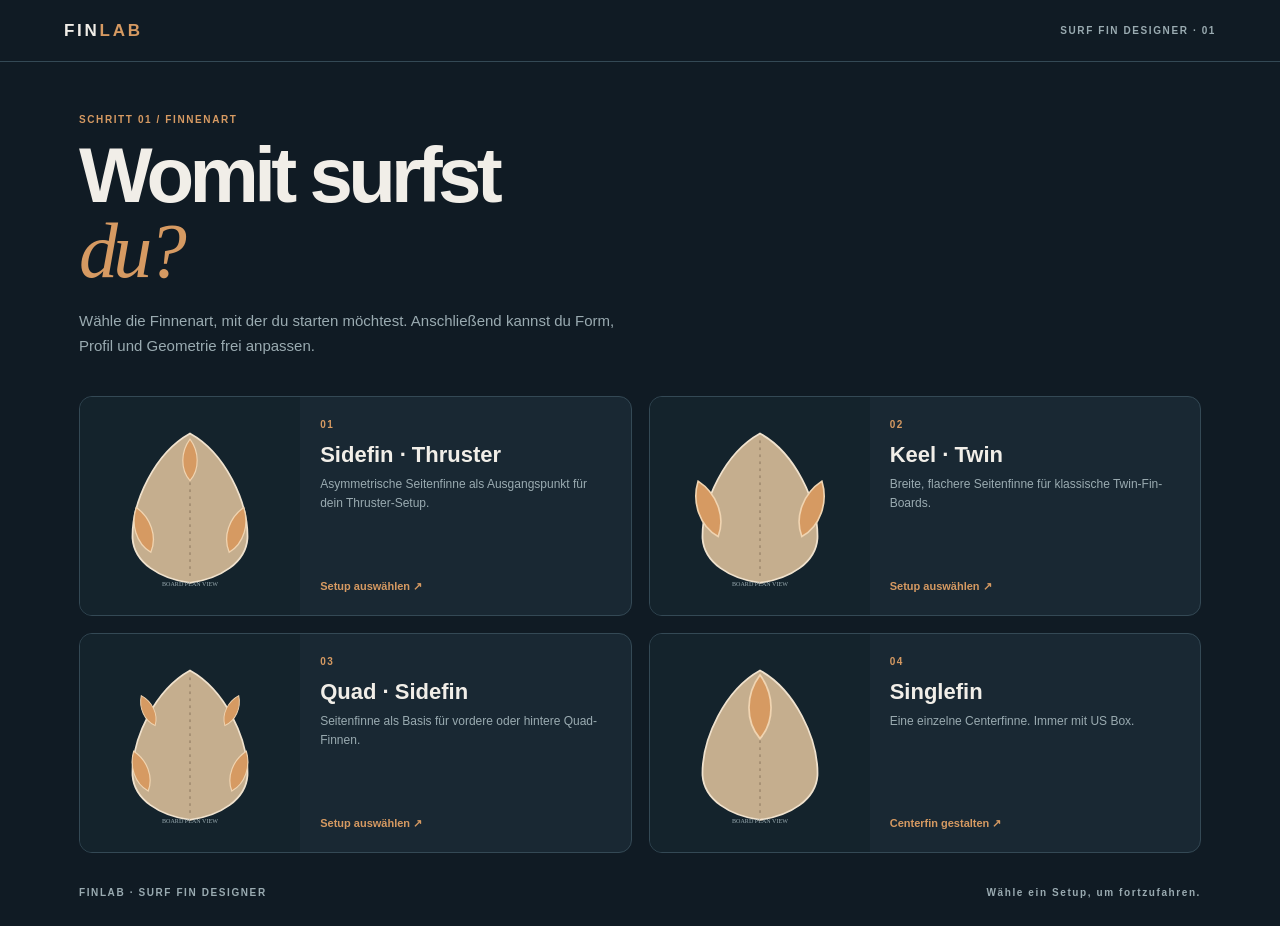
<file: index.html>
<!doctype html><html lang="de"><head><meta charset="utf-8"><meta name="viewport" content="width=device-width,initial-scale=1"><meta name="theme-color" content="#101b24"><title>FINLAB · Setup wählen</title><link rel="stylesheet" href="css/style.css"></head><body><header class="topbar"><a class="brand" href="./">FIN<span>LAB</span></a><span class="version">SURF FIN DESIGNER · 01</span></header><main class="layout"><section class="intro"><p class="eyebrow">SCHRITT 01 / FINNENART</p><h1>Womit surfst<br><em>du?</em></h1><p class="sub">Wähle die Finnenart, mit der du starten möchtest. Anschließend kannst du Form, Profil und Geometrie frei anpassen.</p></section><section class="setup-grid">
<a class="setup-card" href="designer/finlab-v2.html?setup=thruster&entry=1&fin=side&ui=ux7"><div class="setup-image"><img src="assets/setups/thruster.svg" alt="Thruster: drei Finnen"></div><div class="card-copy"><span class="card-index">01</span><h2>Sidefin · Thruster</h2><p>Asymmetrische Seitenfinne als Ausgangspunkt für dein Thruster-Setup.</p><span class="choose">Setup auswählen ↗</span></div></a>
<a class="setup-card" href="designer/finlab-v2.html?setup=twin&entry=1&fin=side&template=keel&ui=ux7"><div class="setup-image"><img src="assets/setups/twin.svg" alt="Twin: zwei Keel-Finnen"></div><div class="card-copy"><span class="card-index">02</span><h2>Keel · Twin</h2><p>Breite, flachere Seitenfinne für klassische Twin-Fin-Boards.</p><span class="choose">Setup auswählen ↗</span></div></a>
<a class="setup-card" href="designer/finlab-v2.html?setup=quad&entry=1&fin=side&ui=ux7"><div class="setup-image"><img src="assets/setups/quad.svg" alt="Quad: vier Finnen"></div><div class="card-copy"><span class="card-index">03</span><h2>Quad · Sidefin</h2><p>Seitenfinne als Basis für vordere oder hintere Quad-Finnen.</p><span class="choose">Setup auswählen ↗</span></div></a>
<a class="setup-card" href="designer/finlab-v2.html?setup=single&entry=1&system=us-box&fin=center&ui=ux7"><div class="setup-image"><img src="assets/setups/single.svg" alt="Singlefin: eine Centerfinne"></div><div class="card-copy"><span class="card-index">04</span><h2>Singlefin</h2><p>Eine einzelne Centerfinne. Immer mit US Box.</p><span class="choose">Centerfin gestalten ↗</span></div></a>
</section><footer><span>FINLAB · SURF FIN DESIGNER</span><span>Wähle ein Setup, um fortzufahren.</span></footer></main></body></html>
</file>
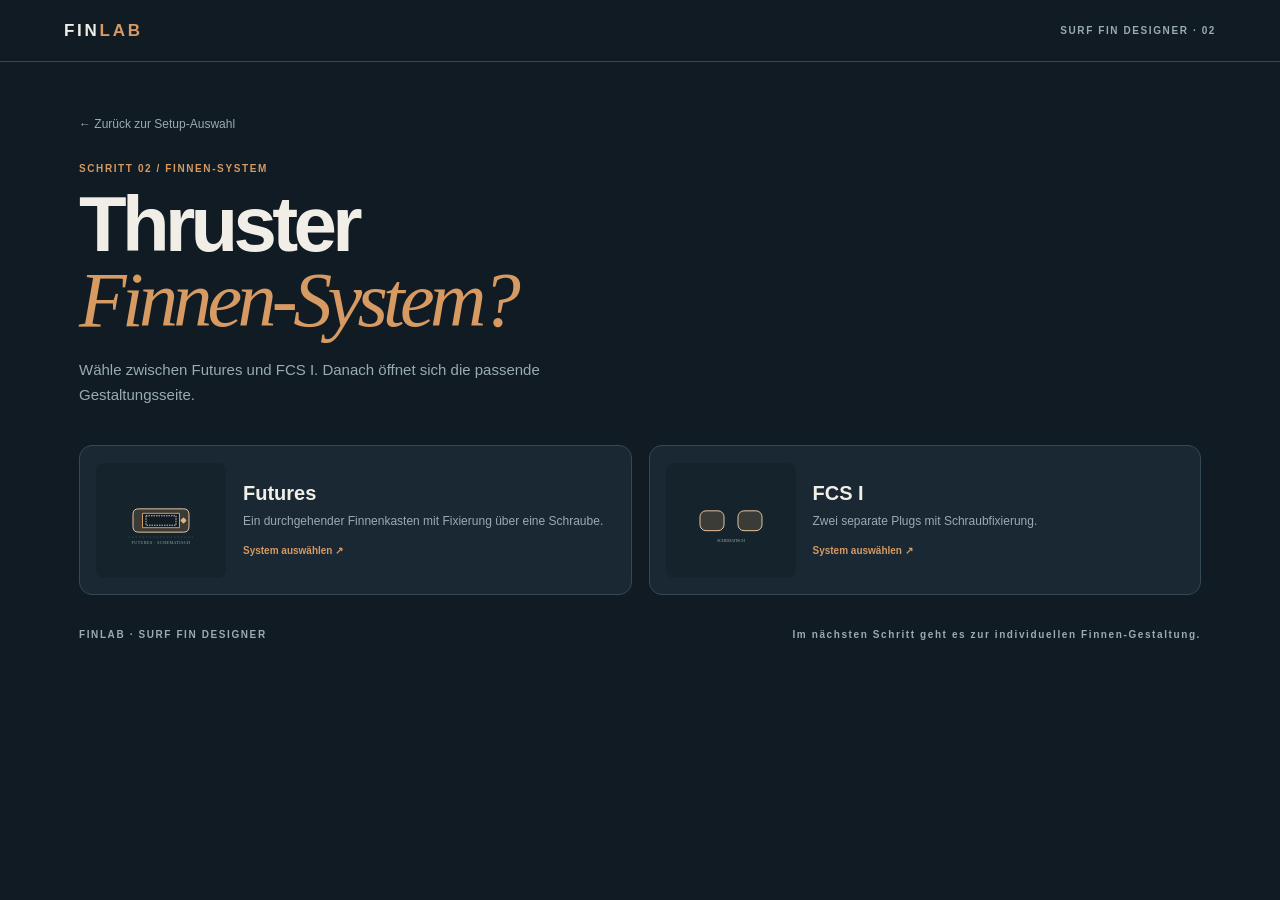
<file: fin-system/index.html>
<!doctype html><html lang="de"><head><meta charset="utf-8"><meta name="viewport" content="width=device-width,initial-scale=1"><meta name="theme-color" content="#101b24"><title>FINLAB · Finbox-System</title><link rel="stylesheet" href="../css/style.css"><link rel="stylesheet" href="system.css"></head><body><header class="topbar"><a class="brand" href="../">FIN<span>LAB</span></a><span class="version">SURF FIN DESIGNER · 02</span></header><main class="layout"><a class="back" href="../">← Zurück zur Setup-Auswahl</a><section class="intro"><p class="eyebrow">SCHRITT 02 / FINNEN-SYSTEM</p><h1 id="page-title">Welches<br><em>Finnen-System?</em></h1><p class="sub" id="page-sub">Wähle das System, das zu deinem Board passt.</p></section><section class="system-grid"><a class="system-card" data-system="futures"><img src="../assets/boxes/futures.svg" alt="Schematische Futures Finbox"><div><h2>Futures</h2><p>Ein durchgehender Finnenkasten mit Fixierung über eine Schraube.</p><b>System auswählen ↗</b></div></a><a class="system-card" data-system="fcs1"><img src="../assets/boxes/fcs1.svg" alt="Schematische FCS I Plugs"><div><h2>FCS I</h2><p>Zwei separate Plugs mit Schraubfixierung.</p><b>System auswählen ↗</b></div></a></section><footer><span>FINLAB · SURF FIN DESIGNER</span><span>Im nächsten Schritt geht es zur individuellen Finnen-Gestaltung.</span></footer></main><script src="system.js"></script></body></html>
</file>
<file: css/style.css>
:root{color-scheme:dark;--bg:#101b24;--panel:#192833;--muted:#9aabb1;--accent:#d69a62;--line:#344955}*{box-sizing:border-box}body{margin:0;background:var(--bg);color:#f1eee8;font-family:Inter,-apple-system,BlinkMacSystemFont,"Segoe UI",sans-serif}.topbar{height:62px;padding:0 clamp(20px,5vw,72px);display:flex;align-items:center;justify-content:space-between;border-bottom:1px solid var(--line)}.brand{font-size:17px;font-weight:900;letter-spacing:.16em;color:inherit;text-decoration:none}.brand span{color:var(--accent)}.version,.eyebrow,.card-index,footer{font-size:10px;letter-spacing:.16em;color:var(--muted);font-weight:700}.layout{max-width:1250px;margin:auto;padding:52px clamp(20px,5vw,72px) 26px}.intro{max-width:680px;margin-bottom:38px}.eyebrow{color:var(--accent);margin:0 0 13px}h1{font-size:clamp(46px,7vw,78px);line-height:.96;letter-spacing:-.06em;margin:0;font-weight:750}h1 em{font-family:Georgia,serif;font-weight:400;color:var(--accent)}.sub{color:var(--muted);line-height:1.65;max-width:550px;font-size:15px;margin:20px 0 0}.setup-grid{display:grid;grid-template-columns:repeat(2,minmax(0,1fr));gap:17px}.setup-card{display:grid;grid-template-columns:minmax(130px,.8fr) minmax(0,1.2fr);min-height:220px;background:var(--panel);border:1px solid var(--line);border-radius:13px;overflow:hidden;color:inherit;text-decoration:none;transition:.2s}.setup-card:hover{border-color:var(--accent);transform:translateY(-2px)}.setup-image{display:flex;align-items:center;justify-content:center;background:#14232c;padding:14px}.setup-image img{width:100%;max-width:230px;max-height:190px;object-fit:contain}.card-copy{padding:22px 20px;display:flex;flex-direction:column;align-items:flex-start}.card-index{color:var(--accent)}.card-copy h2{font-size:22px;margin:12px 0 7px}.card-copy p{font-size:12px;line-height:1.6;color:var(--muted);margin:0 0 18px}.choose{margin-top:auto;color:var(--accent);font-size:11px;font-weight:700}footer{display:flex;justify-content:space-between;gap:20px;margin-top:32px;line-height:1.5}@media(max-width:760px){.layout{padding-top:35px}.setup-grid{grid-template-columns:1fr}.setup-card{min-height:185px;grid-template-columns:minmax(115px,.8fr) minmax(0,1.2fr)}.setup-image img{max-height:155px}.card-copy{padding:17px 15px}.card-copy h2{font-size:19px}footer{flex-direction:column;gap:7px}}@media(max-width:380px){.setup-card{grid-template-columns:105px minmax(0,1fr)}}
</file>
<file: fin-system/system.css>
.back{display:inline-block;color:var(--muted);font-size:12px;text-decoration:none;margin-bottom:32px}.system-grid{display:grid;grid-template-columns:repeat(2,minmax(0,1fr));gap:17px}.system-card{display:grid;grid-template-columns:130px 1fr;gap:17px;align-items:center;padding:16px;background:var(--panel);border:1px solid var(--line);border-radius:13px;color:inherit;text-decoration:none;min-height:150px}.system-card:hover{border-color:var(--accent)}.system-card img{width:100%;height:115px;object-fit:contain;background:#14232c;border-radius:8px;padding:10px}.system-card h2{font-size:20px;margin:0 0 7px}.system-card p{font-size:12px;color:var(--muted);line-height:1.5;margin:0 0 10px}.system-card b{font-size:10px;color:var(--accent)}@media(max-width:700px){.system-grid{grid-template-columns:1fr}.system-card{grid-template-columns:110px 1fr;min-height:135px}}
</file>
